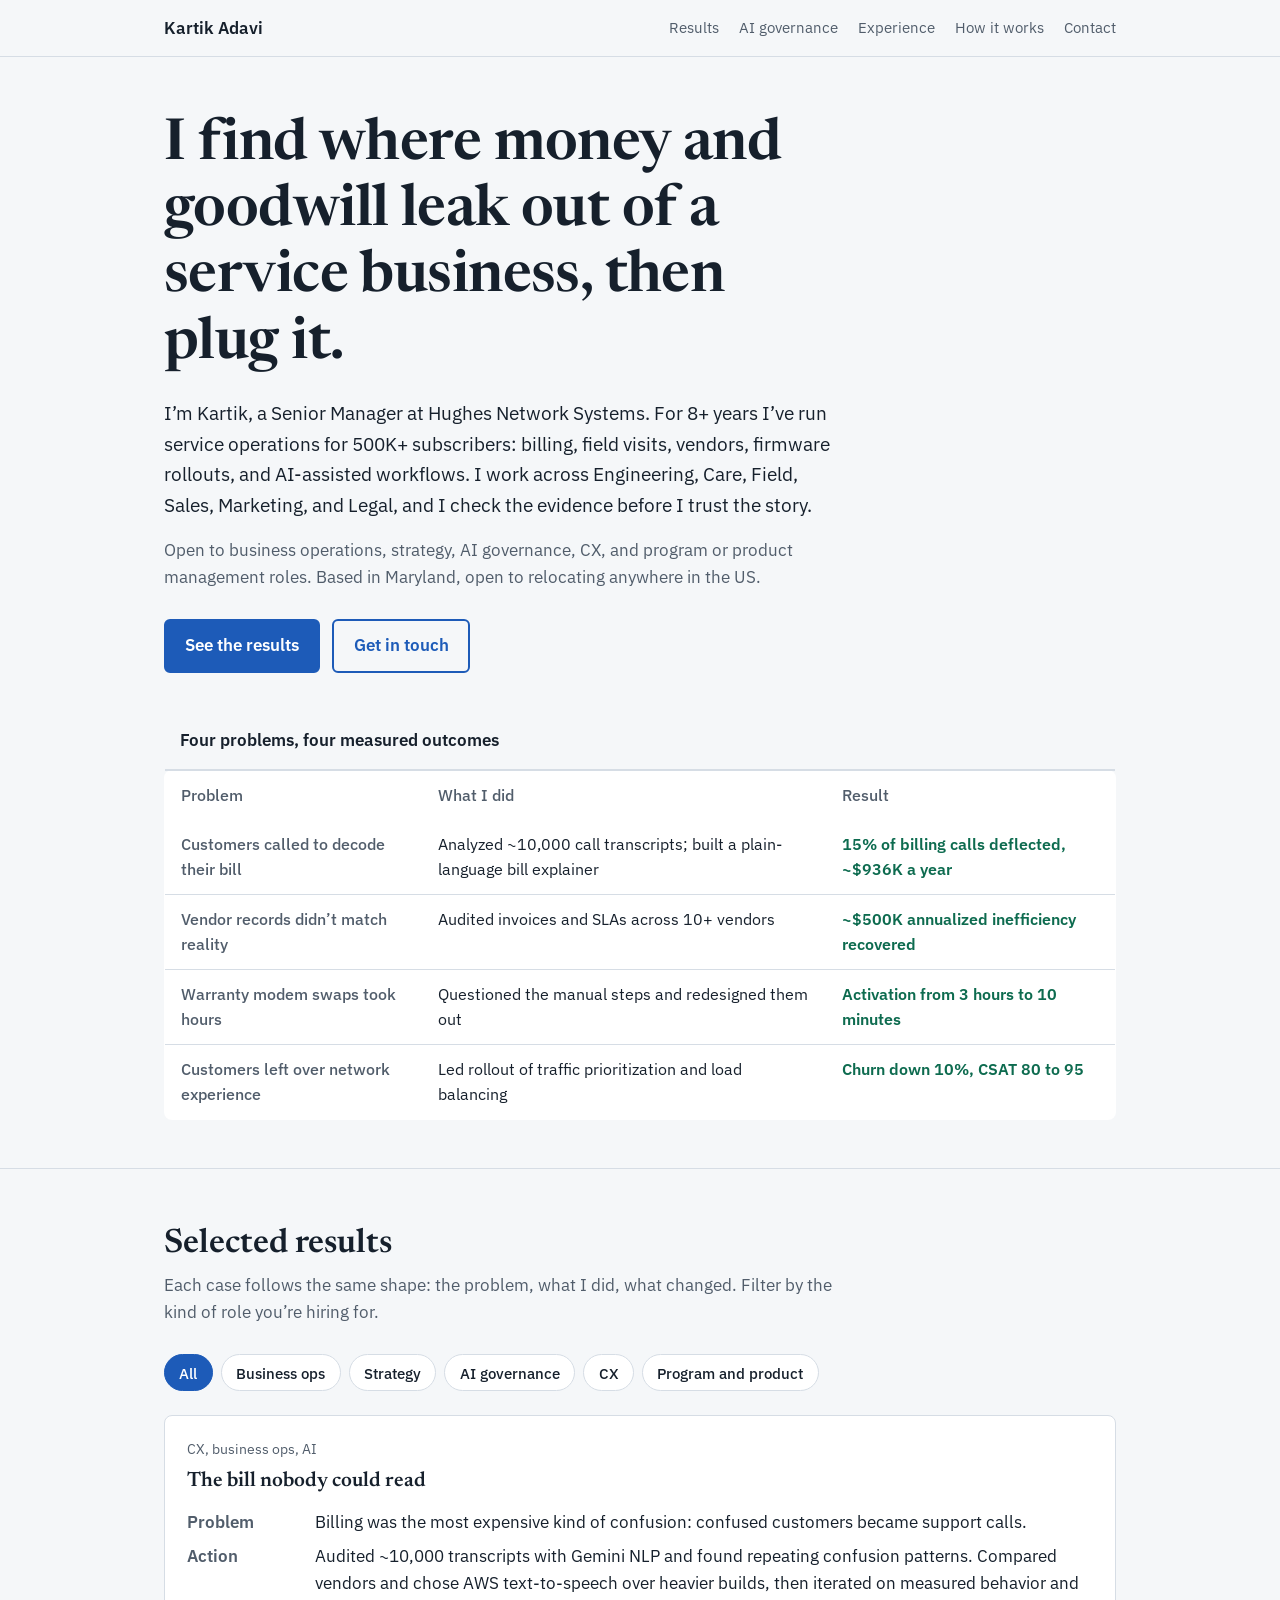
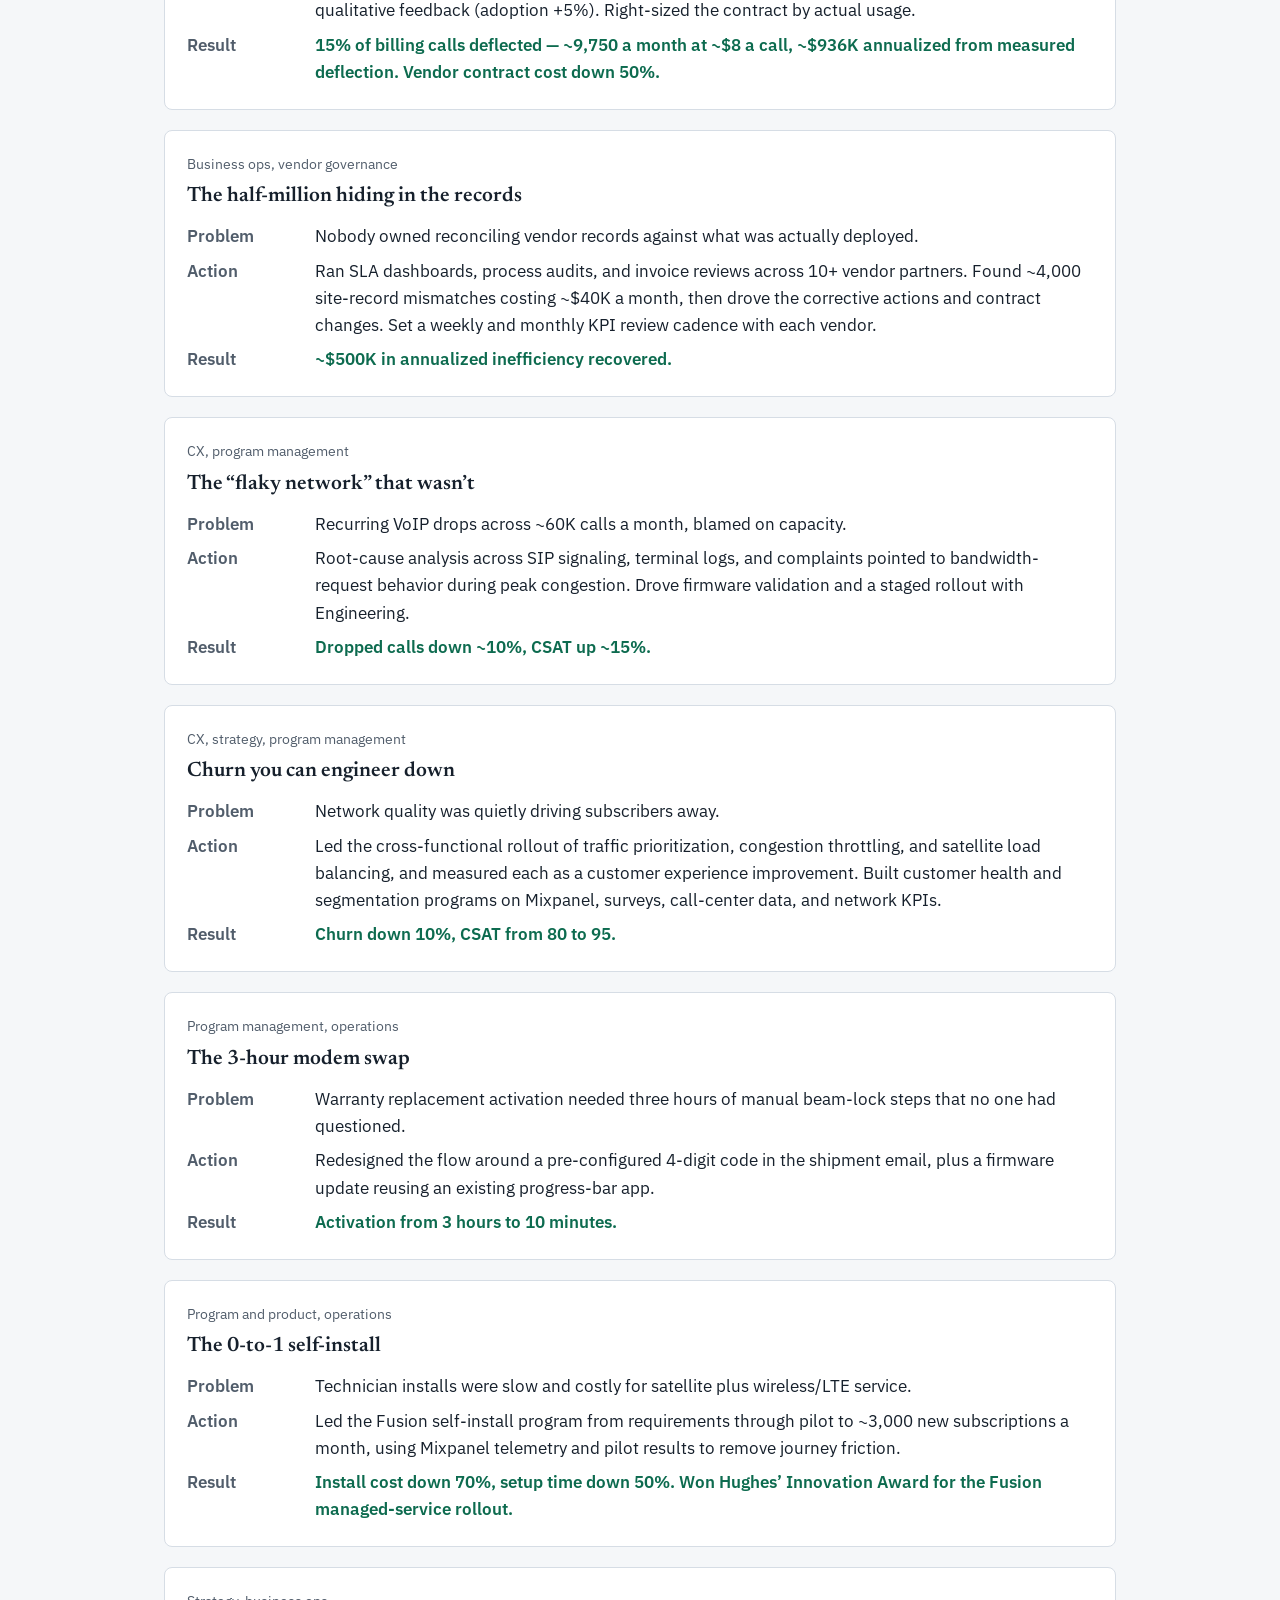
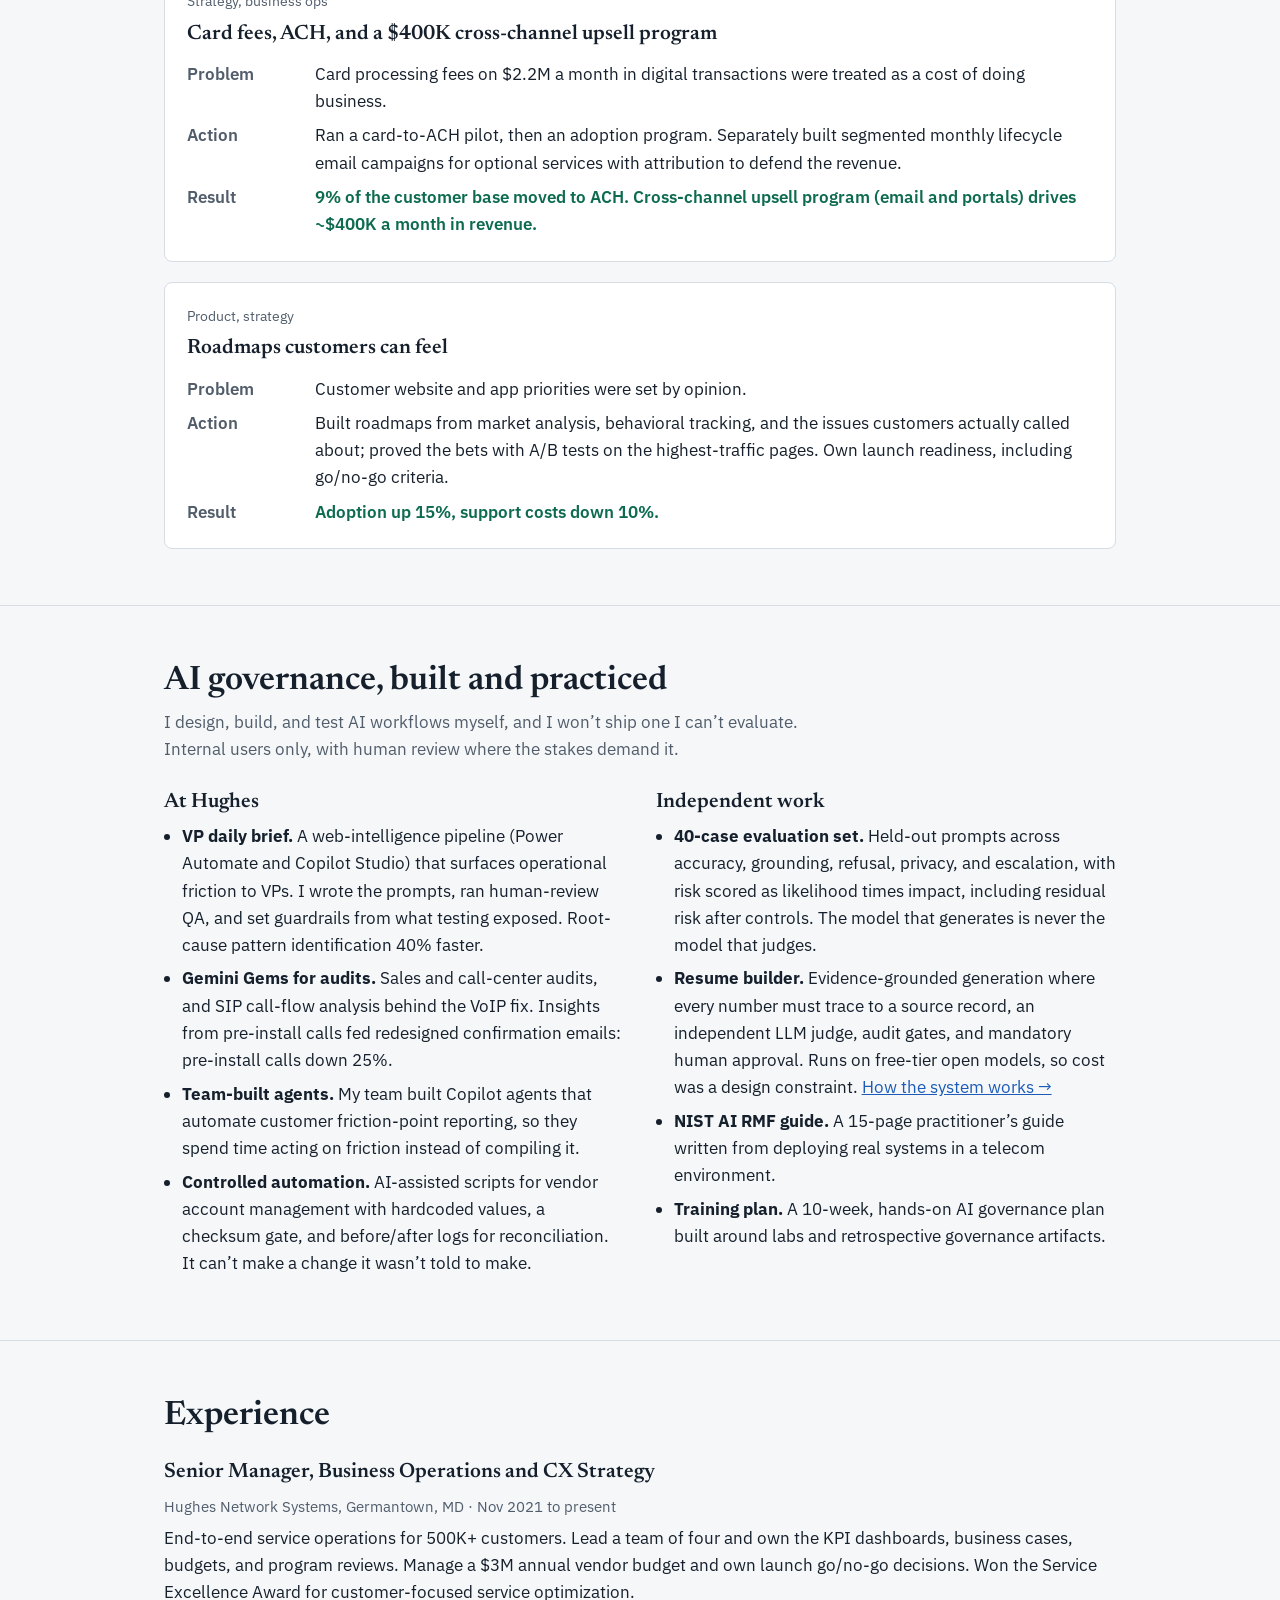
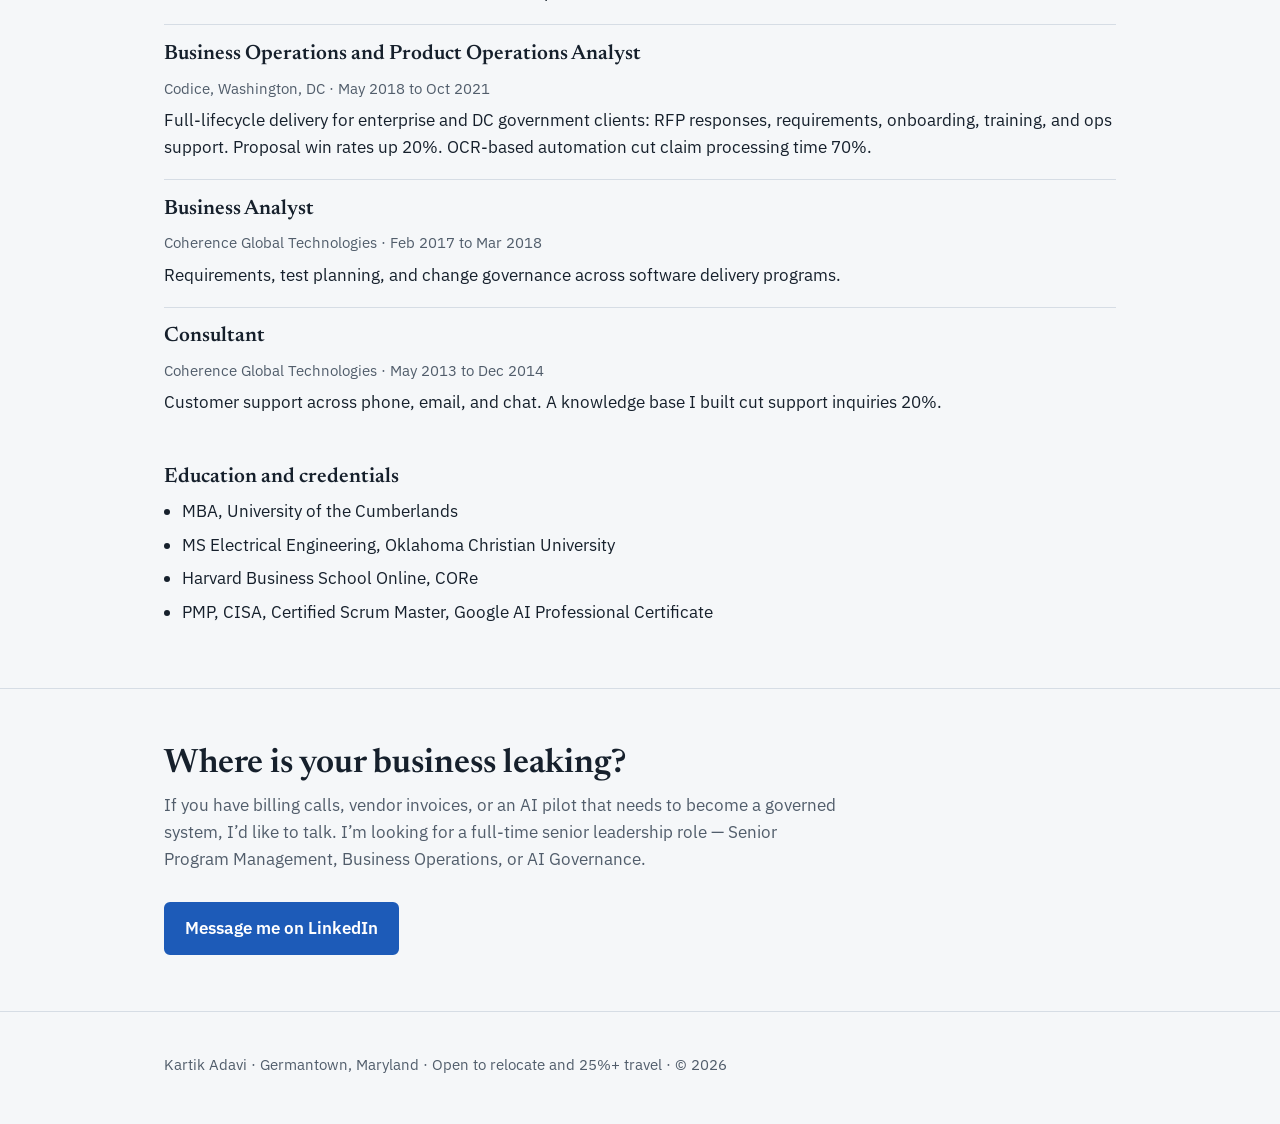
<file: index.html>
<!DOCTYPE html>
<html lang="en">
<head>
<meta charset="utf-8">
<meta name="viewport" content="width=device-width, initial-scale=1">
<title>Kartik Adavi | Business Operations, CX Strategy and AI Governance</title>
<meta name="description" content="Senior Manager with 8+ years in subscription service operations. I find where money and goodwill leak, fix it, and prove it with numbers. Open to business ops, strategy, AI governance, CX, and program or product management roles.">
<meta property="og:title" content="Kartik Adavi | Business Operations, CX Strategy and AI Governance">
<meta property="og:description" content="~$936K a year in billing calls eliminated. ~$500K in vendor inefficiency recovered. Churn down 15%. Evidence first, guardrails always.">
<meta property="og:type" content="website">
<meta property="og:url" content="https://kartikadavi.github.io/">
<meta name="theme-color" content="#f5f7f9">
<link rel="canonical" href="https://kartikadavi.github.io/">
<link rel="preconnect" href="https://fonts.googleapis.com">
<link rel="preconnect" href="https://fonts.gstatic.com" crossorigin>
<link href="https://fonts.googleapis.com/css2?family=IBM+Plex+Sans:wght@400;500;600&family=Newsreader:opsz,wght@6..72,500;6..72,600&display=swap" rel="stylesheet">
<script type="application/ld+json">
{"@context":"https://schema.org","@type":"Person","name":"Kartik Adavi","jobTitle":"Senior Manager, Business Operations & CX Strategy","worksFor":{"@type":"Organization","name":"Hughes Network Systems"},"url":"https://kartikadavi.github.io/","sameAs":["https://www.linkedin.com/in/kartikadavi"],"address":{"@type":"PostalAddress","addressLocality":"Germantown","addressRegion":"MD","addressCountry":"US"}}
</script>
<style>
:root{--bg:#f5f7f9;--surface:#fff;--ink:#16202c;--muted:#515d6b;--line:#d6dde5;--accent:#1d5bb8;--accent-ink:#fff;--soft:#e8eff9;--win:#0d6b4f;
--serif:"Newsreader",Georgia,"Times New Roman",serif;--sans:"IBM Plex Sans",system-ui,-apple-system,"Segoe UI",Roboto,sans-serif}
:root:not([data-theme="light"]){color-scheme:light}
@media (prefers-color-scheme:dark){:root:not([data-theme="light"]){--bg:#10161d;--surface:#18212b;--ink:#e8edf2;--muted:#a3afbc;--line:#2c3947;--accent:#7aa8ee;--accent-ink:#0b1420;--soft:#1c2a3d;--win:#59c9a0;color-scheme:dark}}
:root[data-theme="dark"]{--bg:#10161d;--surface:#18212b;--ink:#e8edf2;--muted:#a3afbc;--line:#2c3947;--accent:#7aa8ee;--accent-ink:#0b1420;--soft:#1c2a3d;--win:#59c9a0;color-scheme:dark}
*{box-sizing:border-box}
html{scroll-behavior:smooth}
@media (prefers-reduced-motion:reduce){html{scroll-behavior:auto}}
body{margin:0;background:var(--bg);color:var(--ink);font:400 1.0625rem/1.6 var(--sans);-webkit-font-smoothing:antialiased}
a{color:var(--accent)}
a:focus-visible,button:focus-visible{outline:3px solid var(--accent);outline-offset:2px;border-radius:3px}
.skip{position:absolute;left:-999px;top:0;background:var(--accent);color:var(--accent-ink);padding:.6rem 1rem;z-index:10}
.skip:focus{left:0}
.wrap{max-width:62rem;margin:0 auto;padding:0 1.25rem}
header.top{border-bottom:1px solid var(--line)}
header.top .wrap{display:flex;gap:1rem;align-items:center;justify-content:space-between;flex-wrap:wrap;padding-top:.9rem;padding-bottom:.9rem}
.brand{font:600 1.05rem var(--sans);color:var(--ink);text-decoration:none}
nav ul{display:flex;gap:1.25rem;list-style:none;margin:0;padding:0;flex-wrap:wrap}
nav a{color:var(--muted);text-decoration:none;font-size:.95rem}
nav a:hover{color:var(--ink);text-decoration:underline}
h1,h2,h3{font-family:var(--serif);font-weight:600;line-height:1.15;margin:0}
h1{font-size:clamp(2.2rem,6vw,3.6rem);letter-spacing:-.01em;max-width:18ch}
h2{font-size:clamp(1.6rem,3.5vw,2.1rem);margin-bottom:.5rem}
h3{font-size:1.3rem;margin-bottom:.4rem}
section{padding:3.5rem 0;border-top:1px solid var(--line)}
.lede{font-size:1.2rem;max-width:42rem;color:var(--ink);margin:1.25rem 0 0}
.sub{color:var(--muted);max-width:42rem;margin:0 0 1.75rem}
.cta{display:flex;gap:.75rem;flex-wrap:wrap;margin-top:1.75rem}
.btn{display:inline-block;padding:.7rem 1.2rem;border-radius:6px;font-weight:600;text-decoration:none;border:2px solid var(--accent)}
.btn.primary{background:var(--accent);color:var(--accent-ink)}
.btn.ghost{color:var(--accent)}
.hero{padding:3.5rem 0 3rem}
table.ledger{width:100%;border-collapse:collapse;margin-top:2.5rem;background:var(--surface);border:1px solid var(--line);border-radius:8px;overflow:hidden}
.ledger caption{text-align:left;font-weight:600;padding:.9rem 1rem;border-bottom:1px solid var(--line);caption-side:top}
.ledger th,.ledger td{text-align:left;padding:.75rem 1rem;border-bottom:1px solid var(--line);vertical-align:top;font-size:.98rem}
.ledger th{font-weight:500;color:var(--muted)}
.ledger tr:last-child td,.ledger tr:last-child th{border-bottom:0}
.ledger td.r{font-weight:600;color:var(--win)}
.tablewrap{overflow-x:auto}
.filters{display:flex;gap:.5rem;flex-wrap:wrap;margin:0 0 1.5rem}
.filters button{font:500 .95rem var(--sans);padding:.45rem .9rem;border:1px solid var(--line);background:var(--surface);color:var(--ink);border-radius:999px;cursor:pointer}
.filters button[aria-pressed="true"]{background:var(--accent);color:var(--accent-ink);border-color:var(--accent)}
.cases{display:grid;gap:1.25rem}
.case{background:var(--surface);border:1px solid var(--line);border-radius:8px;padding:1.4rem}
.case[hidden]{display:none}
.tags{margin:0 0 .6rem;font-size:.88rem;color:var(--muted)}
.case dl{margin:.9rem 0 0;display:grid;grid-template-columns:7rem 1fr;gap:.45rem 1rem}
.case dt{font-weight:600;color:var(--muted)}
.case dd{margin:0}
.case .res{color:var(--win);font-weight:600}
@media (max-width:34rem){.case dl{grid-template-columns:1fr;gap:.1rem}.case dd{margin-bottom:.5rem}}
.cols{display:grid;gap:2rem}
@media (min-width:46rem){.cols{grid-template-columns:1fr 1fr}}
.list{padding-left:1.1rem;margin:.5rem 0 0}
.list li{margin:.4rem 0}
.job{display:grid;gap:.15rem;padding:1.1rem 0;border-bottom:1px solid var(--line)}
.job:last-child{border-bottom:0}
.job .when{color:var(--muted);font-size:.95rem}
.job p{margin:.3rem 0 0}
footer{padding:2.5rem 0 3rem;border-top:1px solid var(--line);color:var(--muted);font-size:.95rem}
@media print{.filters,nav,.cta,.skip{display:none}body{background:#fff}section{padding:1.5rem 0}.case{break-inside:avoid}}
</style>
</head>
<body>
<a class="skip" href="#main">Skip to content</a>
<header class="top"><div class="wrap">
<a class="brand" href="#top">Kartik Adavi</a>
<nav aria-label="Primary"><ul>
<li><a href="#results">Results</a></li>
<li><a href="#ai">AI governance</a></li>
<li><a href="#experience">Experience</a></li>
<li><a href="project.html">How it works</a></li>
<li><a href="#contact">Contact</a></li>
</ul></nav>
</div></header>

<main id="main">
<section class="hero" id="top" style="border-top:0"><div class="wrap">
<h1>I find where money and goodwill leak out of a service business, then plug it.</h1>
<p class="lede">I’m Kartik, a Senior Manager at Hughes Network Systems. For 8+ years I’ve run service operations for 500K+ subscribers: billing, field visits, vendors, firmware rollouts, and AI-assisted workflows. I work across Engineering, Care, Field, Sales, Marketing, and Legal, and I check the evidence before I trust the story.</p>
<p class="sub" style="margin-top:1rem">Open to business operations, strategy, AI governance, CX, and program or product management roles. Based in Maryland, open to relocating anywhere in the US.</p>
<div class="cta">
<a class="btn primary" href="#results">See the results</a>
<a class="btn ghost" href="#contact">Get in touch</a>
</div>
<div class="tablewrap"><table class="ledger">
<caption>Four problems, four measured outcomes</caption>
<thead><tr><th scope="col">Problem</th><th scope="col">What I did</th><th scope="col">Result</th></tr></thead>
<tbody>
<tr><th scope="row">Customers called to decode their bill</th><td>Analyzed ~10,000 call transcripts; built a plain-language bill explainer</td><td class="r">15% of billing calls deflected, ~$936K a year</td></tr>
<tr><th scope="row">Vendor records didn’t match reality</th><td>Audited invoices and SLAs across 10+ vendors</td><td class="r">~$500K annualized inefficiency recovered</td></tr>
<tr><th scope="row">Warranty modem swaps took hours</th><td>Questioned the manual steps and redesigned them out</td><td class="r">Activation from 3 hours to 10 minutes</td></tr>
<tr><th scope="row">Customers left over network experience</th><td>Led rollout of traffic prioritization and load balancing</td><td class="r">Churn down 10%, CSAT 80 to 95</td></tr>
</tbody></table></div>
</div></section>

<section id="results"><div class="wrap">
<h2>Selected results</h2>
<p class="sub">Each case follows the same shape: the problem, what I did, what changed. Filter by the kind of role you’re hiring for.</p>
<div class="filters" role="group" aria-label="Filter results by focus area">
<button type="button" data-f="all" aria-pressed="true">All</button>
<button type="button" data-f="ops" aria-pressed="false">Business ops</button>
<button type="button" data-f="strategy" aria-pressed="false">Strategy</button>
<button type="button" data-f="ai" aria-pressed="false">AI governance</button>
<button type="button" data-f="cx" aria-pressed="false">CX</button>
<button type="button" data-f="program" aria-pressed="false">Program and product</button>
</div>
<div class="cases">

<article class="case" data-t="cx ops ai">
<p class="tags">CX, business ops, AI</p>
<h3>The bill nobody could read</h3>
<dl>
<dt>Problem</dt><dd>Billing was the most expensive kind of confusion: confused customers became support calls.</dd>
<dt>Action</dt><dd>Audited ~10,000 transcripts with Gemini NLP and found repeating confusion patterns. Compared vendors and chose AWS text-to-speech over heavier builds, then iterated on measured behavior and qualitative feedback (adoption +5%). Right-sized the contract by actual usage.</dd>
<dt>Result</dt><dd class="res">15% of billing calls deflected — ~9,750 a month at ~$8 a call, ~$936K annualized from measured deflection. Vendor contract cost down 50%.</dd>
</dl></article>

<article class="case" data-t="ops strategy">
<p class="tags">Business ops, vendor governance</p>
<h3>The half-million hiding in the records</h3>
<dl>
<dt>Problem</dt><dd>Nobody owned reconciling vendor records against what was actually deployed.</dd>
<dt>Action</dt><dd>Ran SLA dashboards, process audits, and invoice reviews across 10+ vendor partners. Found ~4,000 site-record mismatches costing ~$40K a month, then drove the corrective actions and contract changes. Set a weekly and monthly KPI review cadence with each vendor.</dd>
<dt>Result</dt><dd class="res">~$500K in annualized inefficiency recovered.</dd>
</dl></article>

<article class="case" data-t="cx program">
<p class="tags">CX, program management</p>
<h3>The “flaky network” that wasn’t</h3>
<dl>
<dt>Problem</dt><dd>Recurring VoIP drops across ~60K calls a month, blamed on capacity.</dd>
<dt>Action</dt><dd>Root-cause analysis across SIP signaling, terminal logs, and complaints pointed to bandwidth-request behavior during peak congestion. Drove firmware validation and a staged rollout with Engineering.</dd>
<dt>Result</dt><dd class="res">Dropped calls down ~10%, CSAT up ~15%.</dd>
</dl></article>

<article class="case" data-t="cx strategy program">
<p class="tags">CX, strategy, program management</p>
<h3>Churn you can engineer down</h3>
<dl>
<dt>Problem</dt><dd>Network quality was quietly driving subscribers away.</dd>
<dt>Action</dt><dd>Led the cross-functional rollout of traffic prioritization, congestion throttling, and satellite load balancing, and measured each as a customer experience improvement. Built customer health and segmentation programs on Mixpanel, surveys, call-center data, and network KPIs.</dd>
<dt>Result</dt><dd class="res">Churn down 10%, CSAT from 80 to 95.</dd>
</dl></article>

<article class="case" data-t="program ops">
<p class="tags">Program management, operations</p>
<h3>The 3-hour modem swap</h3>
<dl>
<dt>Problem</dt><dd>Warranty replacement activation needed three hours of manual beam-lock steps that no one had questioned.</dd>
<dt>Action</dt><dd>Redesigned the flow around a pre-configured 4-digit code in the shipment email, plus a firmware update reusing an existing progress-bar app.</dd>
<dt>Result</dt><dd class="res">Activation from 3 hours to 10 minutes.</dd>
</dl></article>

<article class="case" data-t="program ops cx">
<p class="tags">Program and product, operations</p>
<h3>The 0-to-1 self-install</h3>
<dl>
<dt>Problem</dt><dd>Technician installs were slow and costly for satellite plus wireless/LTE service.</dd>
<dt>Action</dt><dd>Led the Fusion self-install program from requirements through pilot to ~3,000 new subscriptions a month, using Mixpanel telemetry and pilot results to remove journey friction.</dd>
<dt>Result</dt><dd class="res">Install cost down 70%, setup time down 50%. Won Hughes’ Innovation Award for the Fusion managed-service rollout.</dd>
</dl></article>

<article class="case" data-t="strategy ops">
<p class="tags">Strategy, business ops</p>
<h3>Card fees, ACH, and a $400K cross-channel upsell program</h3>
<dl>
<dt>Problem</dt><dd>Card processing fees on $2.2M a month in digital transactions were treated as a cost of doing business.</dd>
<dt>Action</dt><dd>Ran a card-to-ACH pilot, then an adoption program. Separately built segmented monthly lifecycle email campaigns for optional services with attribution to defend the revenue.</dd>
<dt>Result</dt><dd class="res">9% of the customer base moved to ACH. Cross-channel upsell program (email and portals) drives ~$400K a month in revenue.</dd>
</dl></article>

<article class="case" data-t="strategy program cx">
<p class="tags">Product, strategy</p>
<h3>Roadmaps customers can feel</h3>
<dl>
<dt>Problem</dt><dd>Customer website and app priorities were set by opinion.</dd>
<dt>Action</dt><dd>Built roadmaps from market analysis, behavioral tracking, and the issues customers actually called about; proved the bets with A/B tests on the highest-traffic pages. Own launch readiness, including go/no-go criteria.</dd>
<dt>Result</dt><dd class="res">Adoption up 15%, support costs down 10%.</dd>
</dl></article>

</div>
</div></section>

<section id="ai"><div class="wrap">
<h2>AI governance, built and practiced</h2>
<p class="sub">I design, build, and test AI workflows myself, and I won’t ship one I can’t evaluate. Internal users only, with human review where the stakes demand it.</p>
<div class="cols">
<div>
<h3>At Hughes</h3>
<ul class="list">
<li><strong>VP daily brief.</strong> A web-intelligence pipeline (Power Automate and Copilot Studio) that surfaces operational friction to VPs. I wrote the prompts, ran human-review QA, and set guardrails from what testing exposed. Root-cause pattern identification 40% faster.</li>
<li><strong>Gemini Gems for audits.</strong> Sales and call-center audits, and SIP call-flow analysis behind the VoIP fix. Insights from pre-install calls fed redesigned confirmation emails: pre-install calls down 25%.</li>
<li><strong>Team-built agents.</strong> My team built Copilot agents that automate customer friction-point reporting, so they spend time acting on friction instead of compiling it.</li>
<li><strong>Controlled automation.</strong> AI-assisted scripts for vendor account management with hardcoded values, a checksum gate, and before/after logs for reconciliation. It can’t make a change it wasn’t told to make.</li>
</ul>
</div>
<div>
<h3>Independent work</h3>
<ul class="list">
<li><strong>40-case evaluation set.</strong> Held-out prompts across accuracy, grounding, refusal, privacy, and escalation, with risk scored as likelihood times impact, including residual risk after controls. The model that generates is never the model that judges.</li>
<li><strong>Resume builder.</strong> Evidence-grounded generation where every number must trace to a source record, an independent LLM judge, audit gates, and mandatory human approval. Runs on free-tier open models, so cost was a design constraint. <a href="project.html">How the system works →</a></li>
<li><strong>NIST AI RMF guide.</strong> A 15-page practitioner’s guide written from deploying real systems in a telecom environment.</li>
<li><strong>Training plan.</strong> A 10-week, hands-on AI governance plan built around labs and retrospective governance artifacts.</li>
</ul>
</div>
</div>
</div></section>

<section id="experience"><div class="wrap">
<h2>Experience</h2>
<div>
<div class="job"><h3>Senior Manager, Business Operations and CX Strategy</h3><div class="when">Hughes Network Systems, Germantown, MD · Nov 2021 to present</div><p>End-to-end service operations for 500K+ customers. Lead a team of four and own the KPI dashboards, business cases, budgets, and program reviews. Manage a $3M annual vendor budget and own launch go/no-go decisions. Won the Service Excellence Award for customer-focused service optimization.</p></div>
<div class="job"><h3>Business Operations and Product Operations Analyst</h3><div class="when">Codice, Washington, DC · May 2018 to Oct 2021</div><p>Full-lifecycle delivery for enterprise and DC government clients: RFP responses, requirements, onboarding, training, and ops support. Proposal win rates up 20%. OCR-based automation cut claim processing time 70%.</p></div>
<div class="job"><h3>Business Analyst</h3><div class="when">Coherence Global Technologies · Feb 2017 to Mar 2018</div><p>Requirements, test planning, and change governance across software delivery programs.</p></div>
<div class="job"><h3>Consultant</h3><div class="when">Coherence Global Technologies · May 2013 to Dec 2014</div><p>Customer support across phone, email, and chat. A knowledge base I built cut support inquiries 20%.</p></div>
</div>
<h3 style="margin-top:2rem">Education and credentials</h3>
<ul class="list">
<li>MBA, University of the Cumberlands</li>
<li>MS Electrical Engineering, Oklahoma Christian University</li>
<li>Harvard Business School Online, CORe</li>
<li>PMP, CISA, Certified Scrum Master, Google AI Professional Certificate</li>
</ul>
</div></section>

<section id="contact"><div class="wrap">
<h2>Where is your business leaking?</h2>
<p class="sub">If you have billing calls, vendor invoices, or an AI pilot that needs to become a governed system, I’d like to talk. I’m looking for a full-time senior leadership role — Senior Program Management, Business Operations, or AI Governance.</p>
<div class="cta" style="margin-top:0"><a class="btn primary" href="https://www.linkedin.com/in/kartikadavi" rel="noopener">Message me on LinkedIn</a></div>
</div></section>
</main>

<footer><div class="wrap">Kartik Adavi · Germantown, Maryland · Open to relocate and 25%+ travel · © 2026</div></footer>

<script>
(function(){
var btns=document.querySelectorAll('.filters button'),cases=document.querySelectorAll('.case');
btns.forEach(function(b){b.addEventListener('click',function(){
var f=b.getAttribute('data-f');
btns.forEach(function(x){x.setAttribute('aria-pressed',x===b?'true':'false')});
cases.forEach(function(c){c.hidden=!(f==='all'||c.getAttribute('data-t').split(' ').indexOf(f)>-1)});
})});
})();
</script>
</body>
</html>
</file>
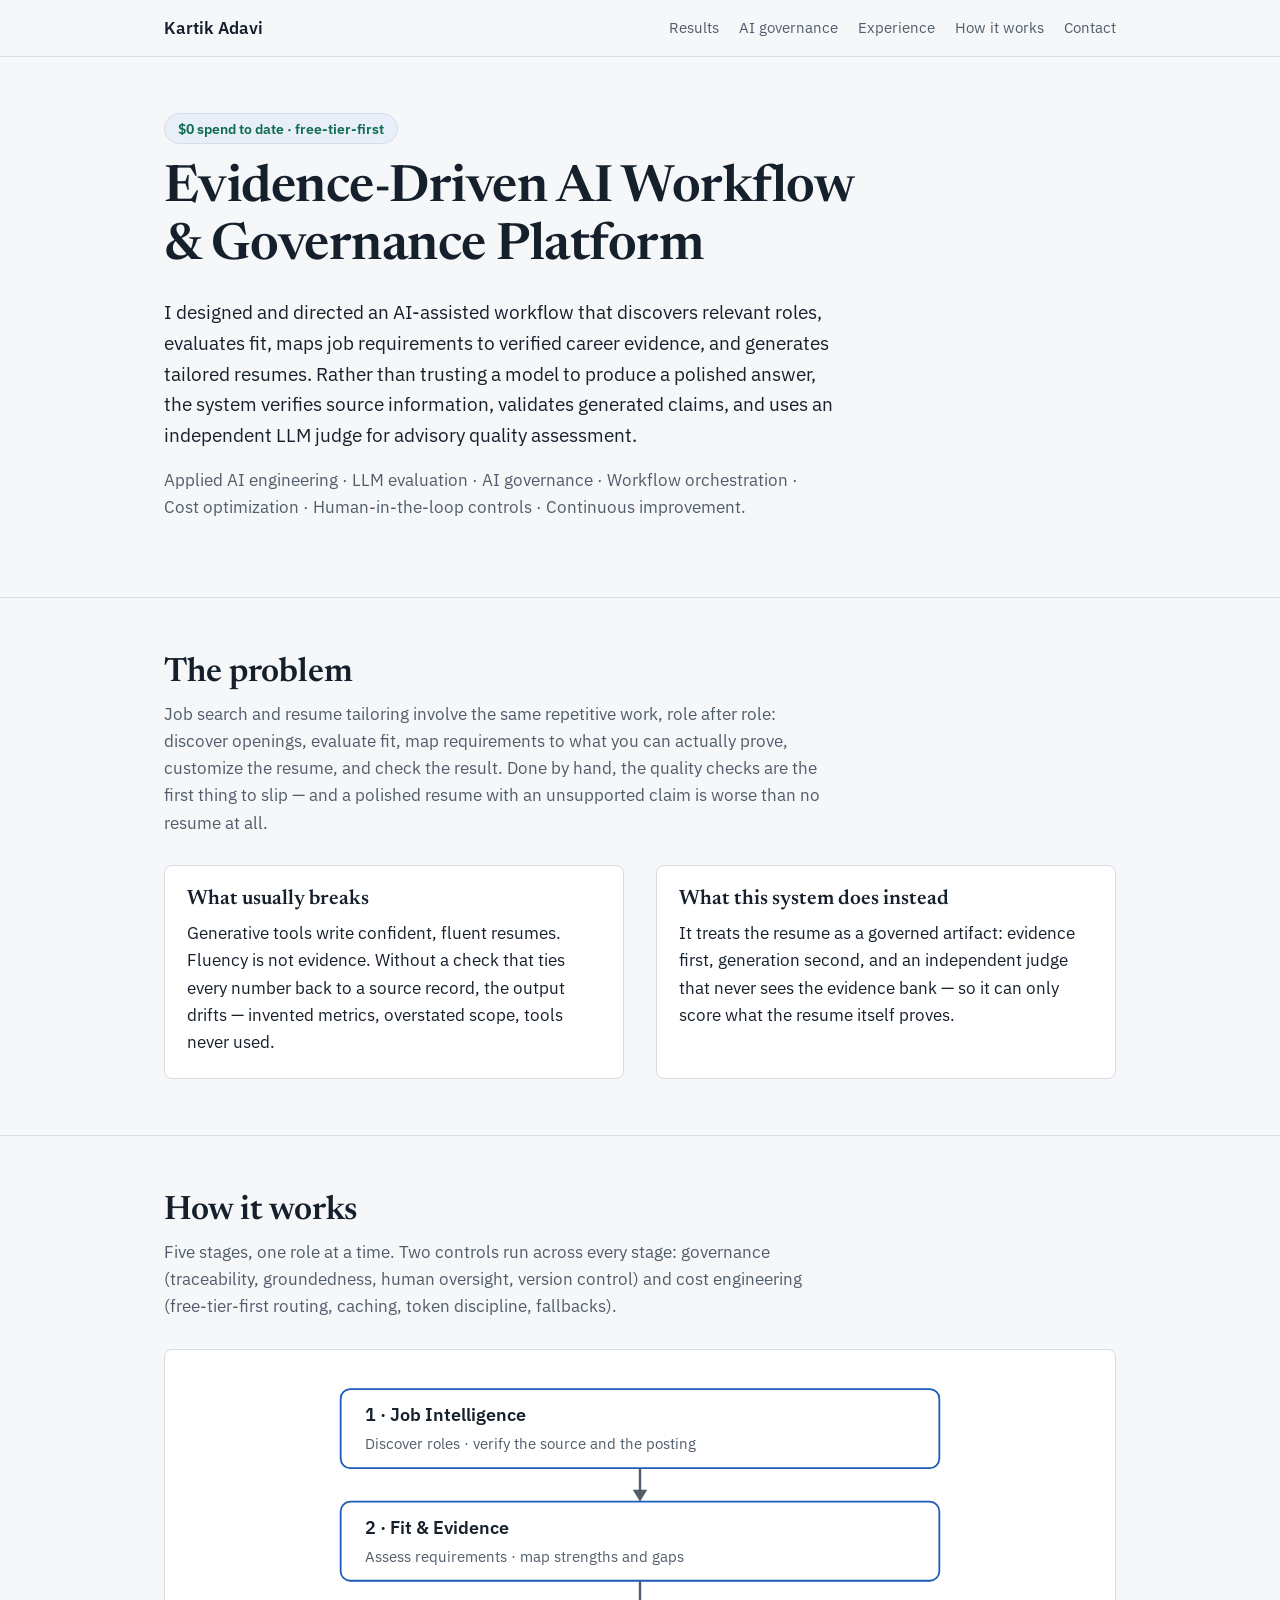
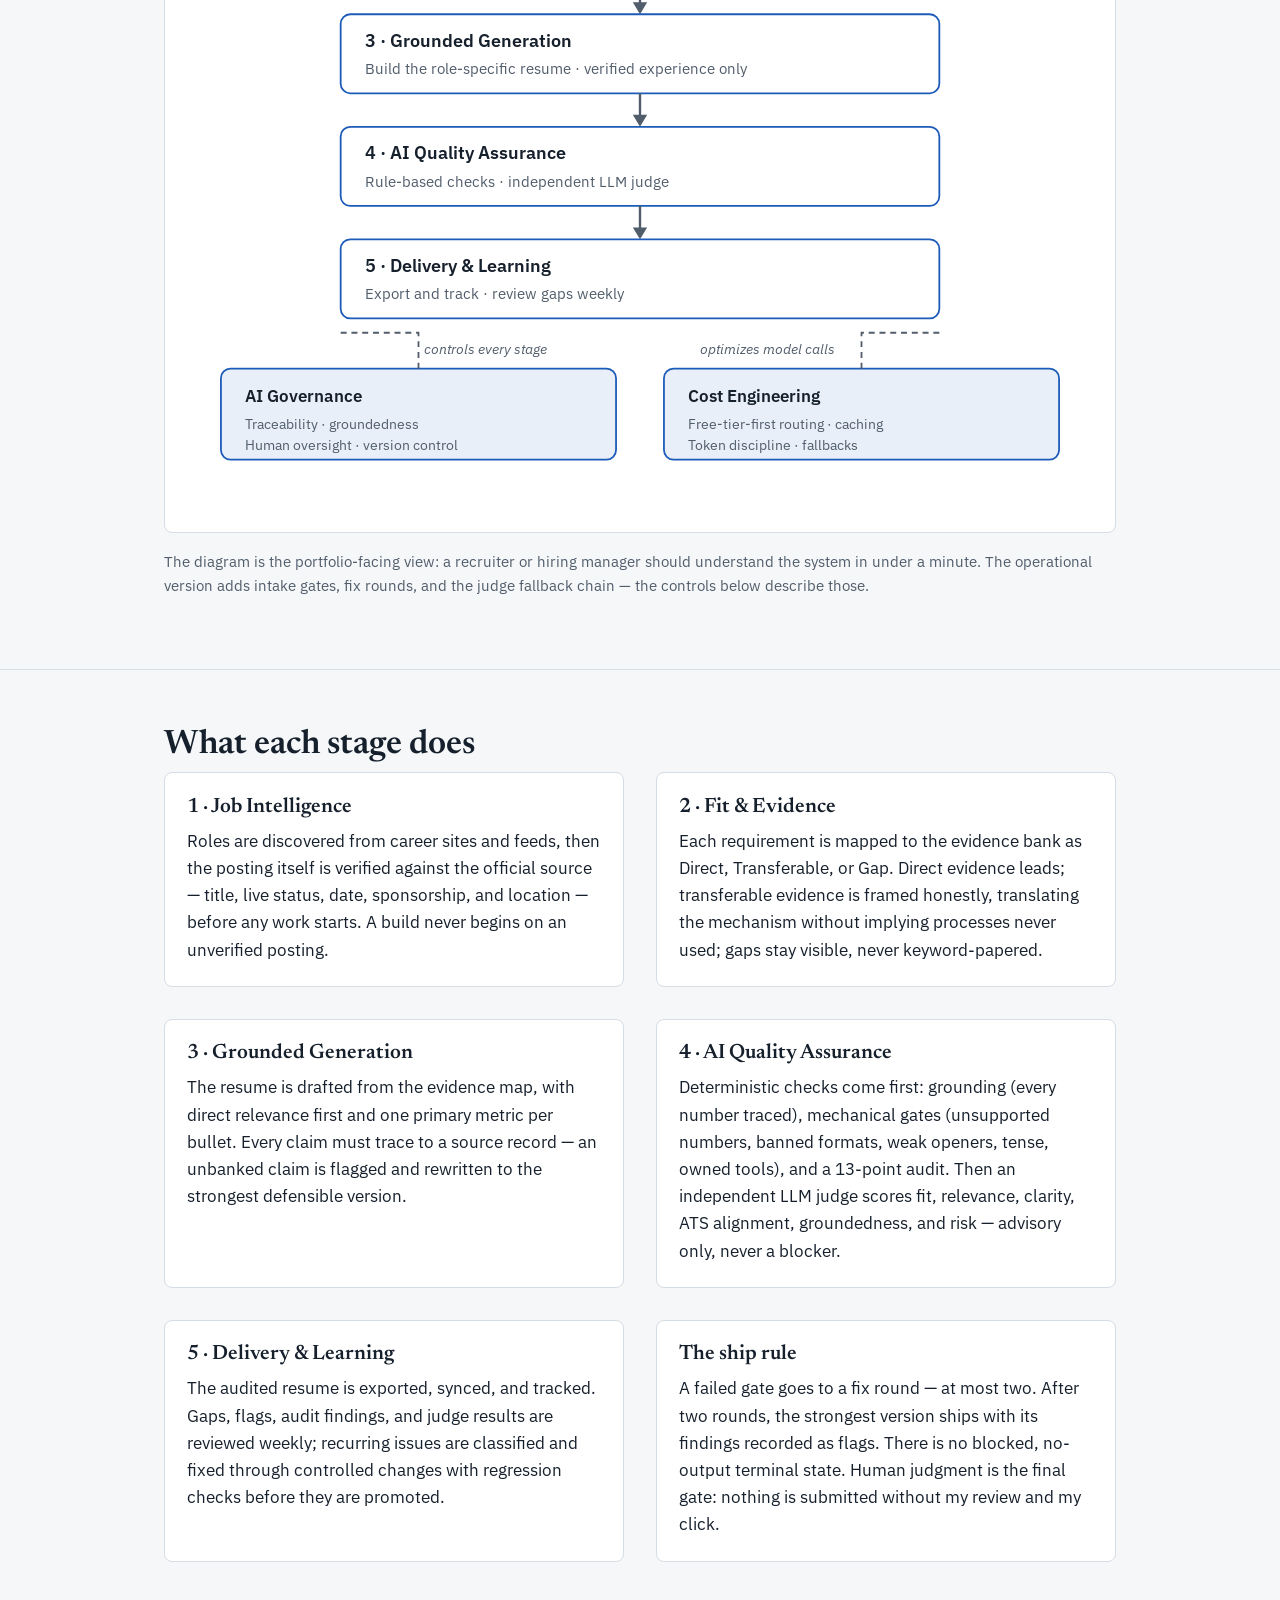
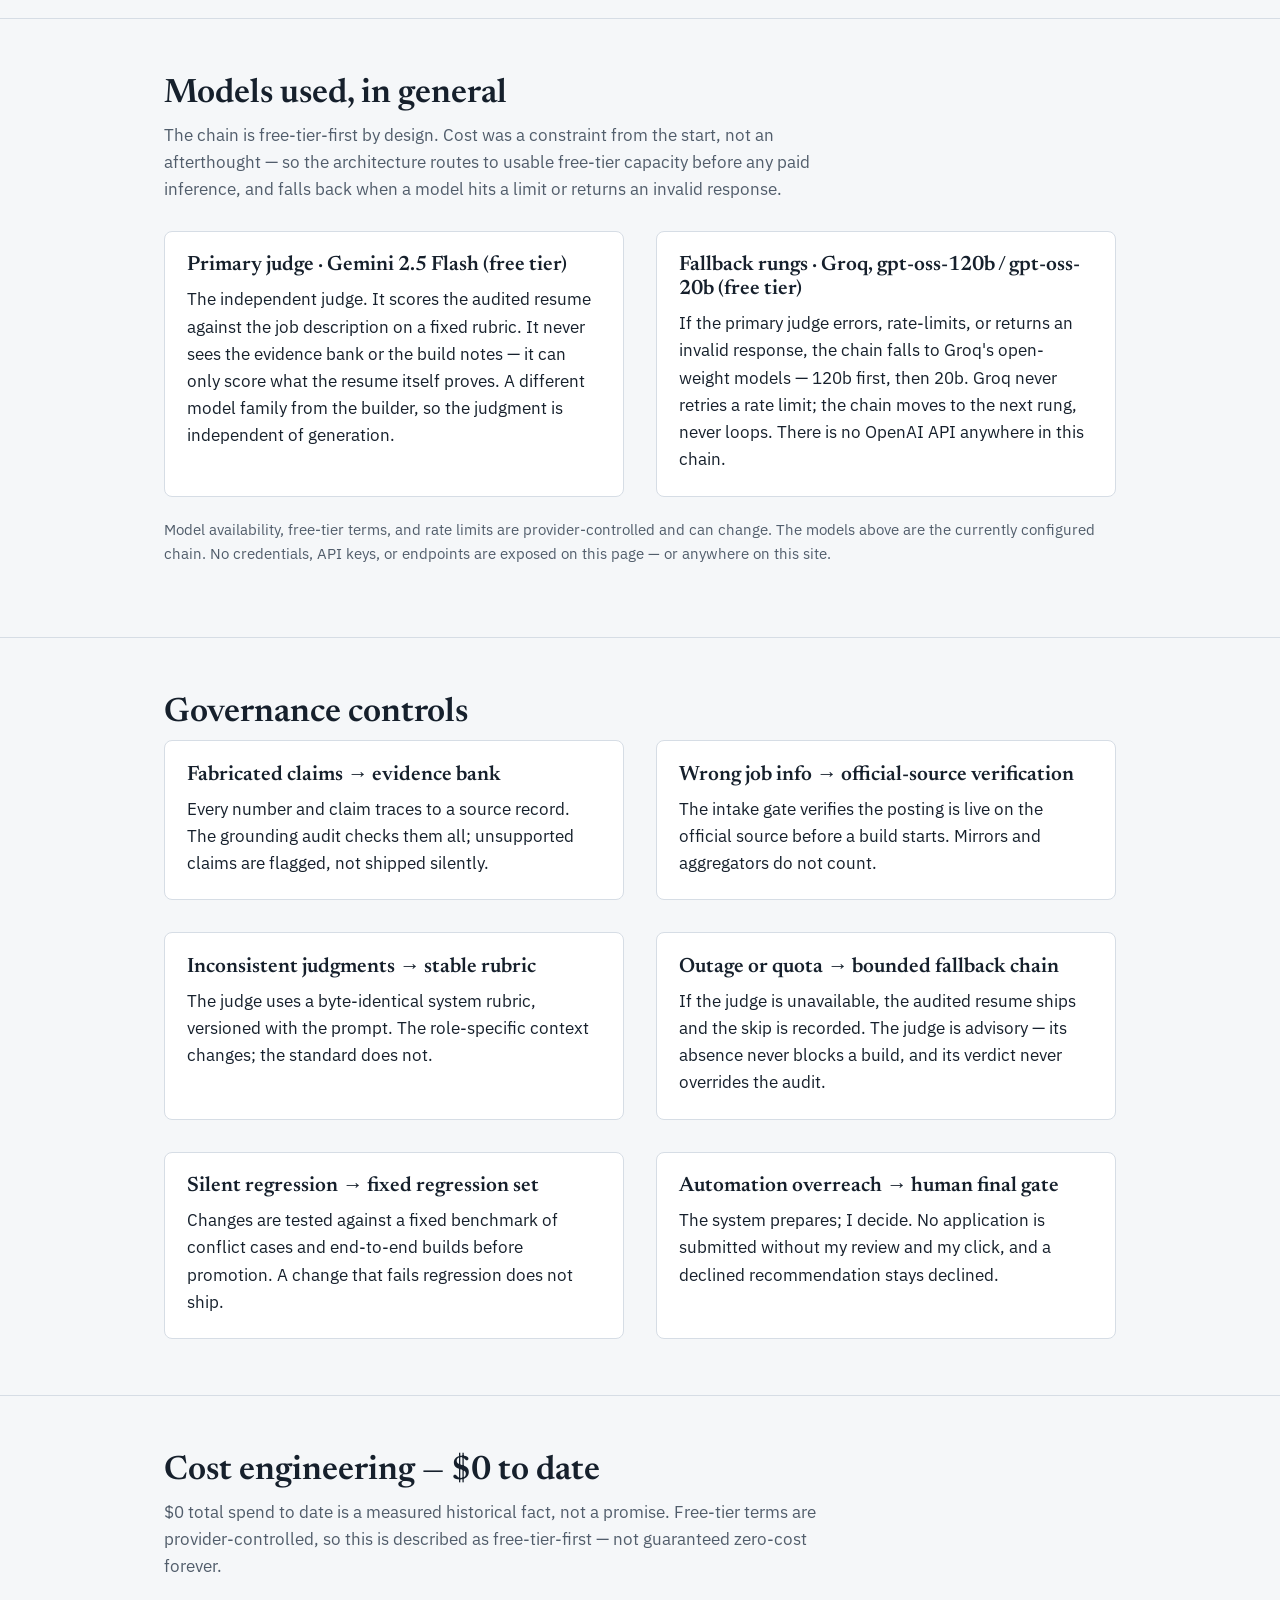
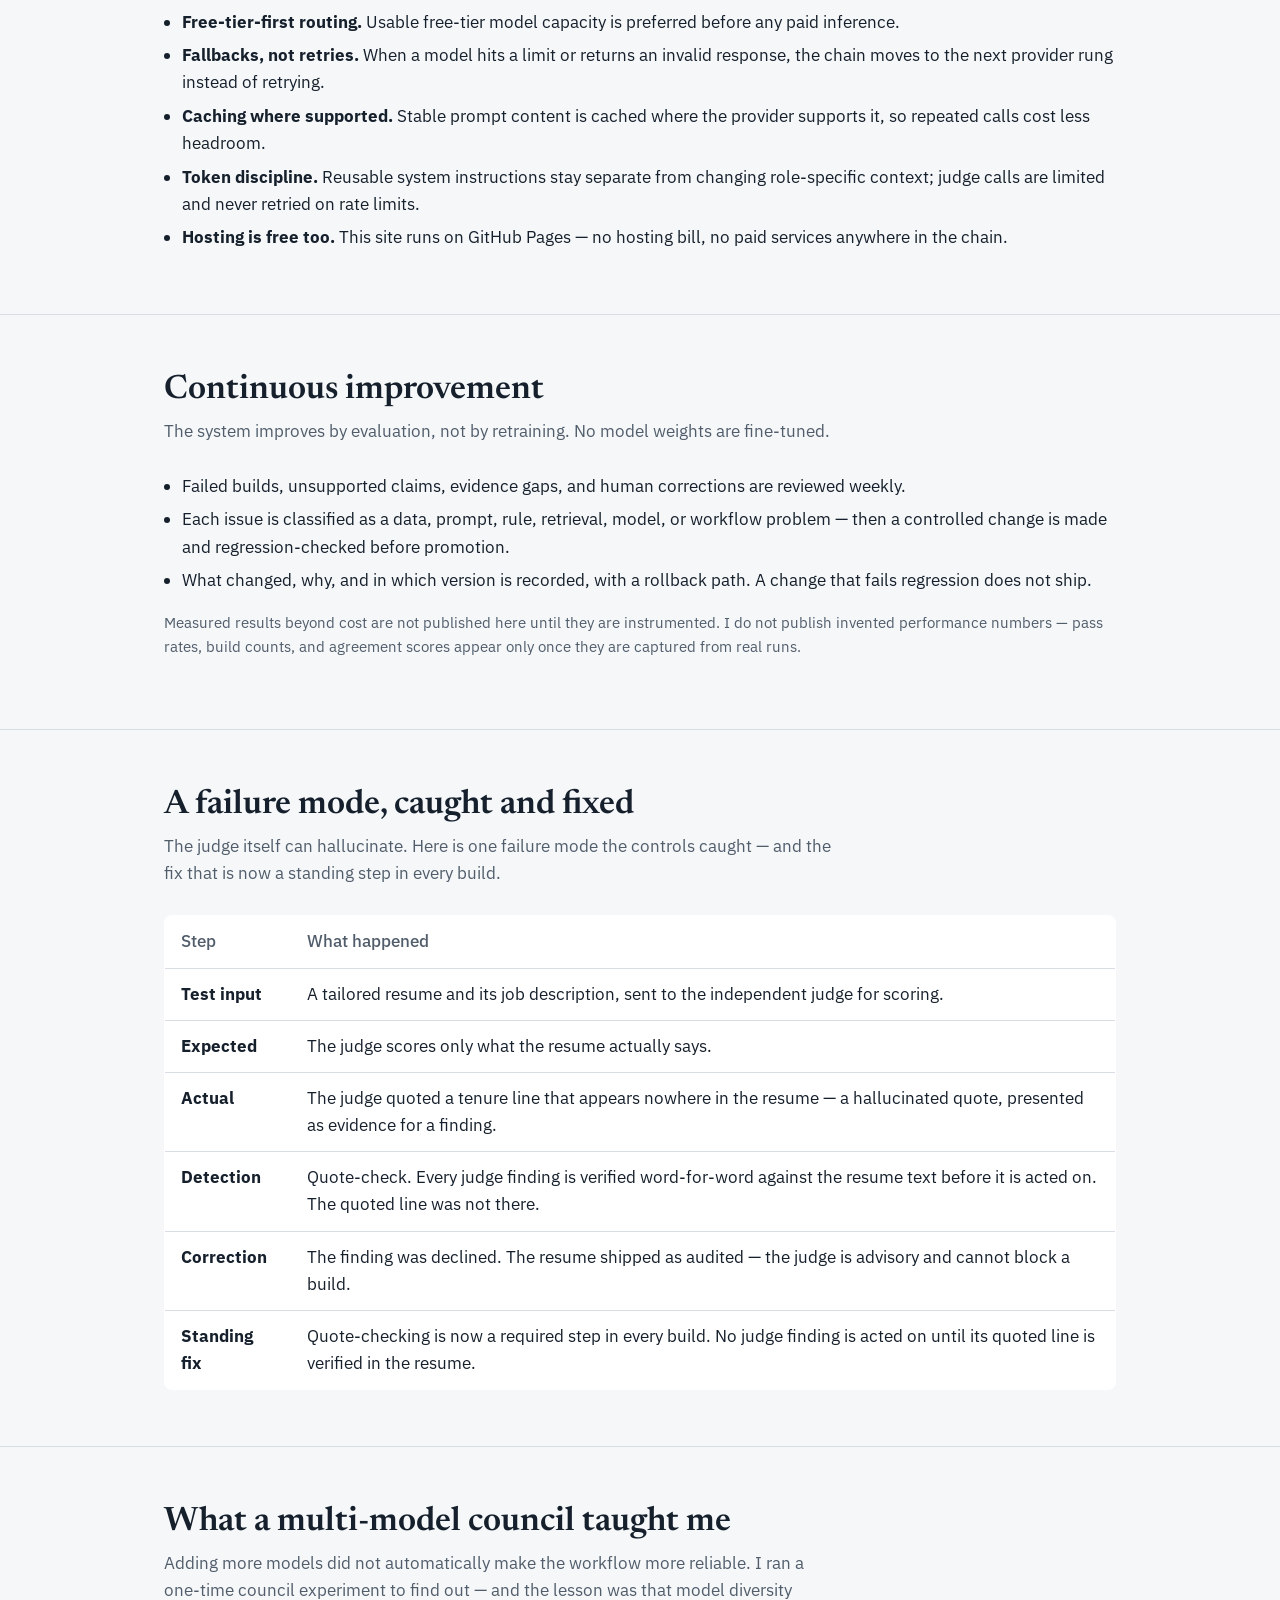
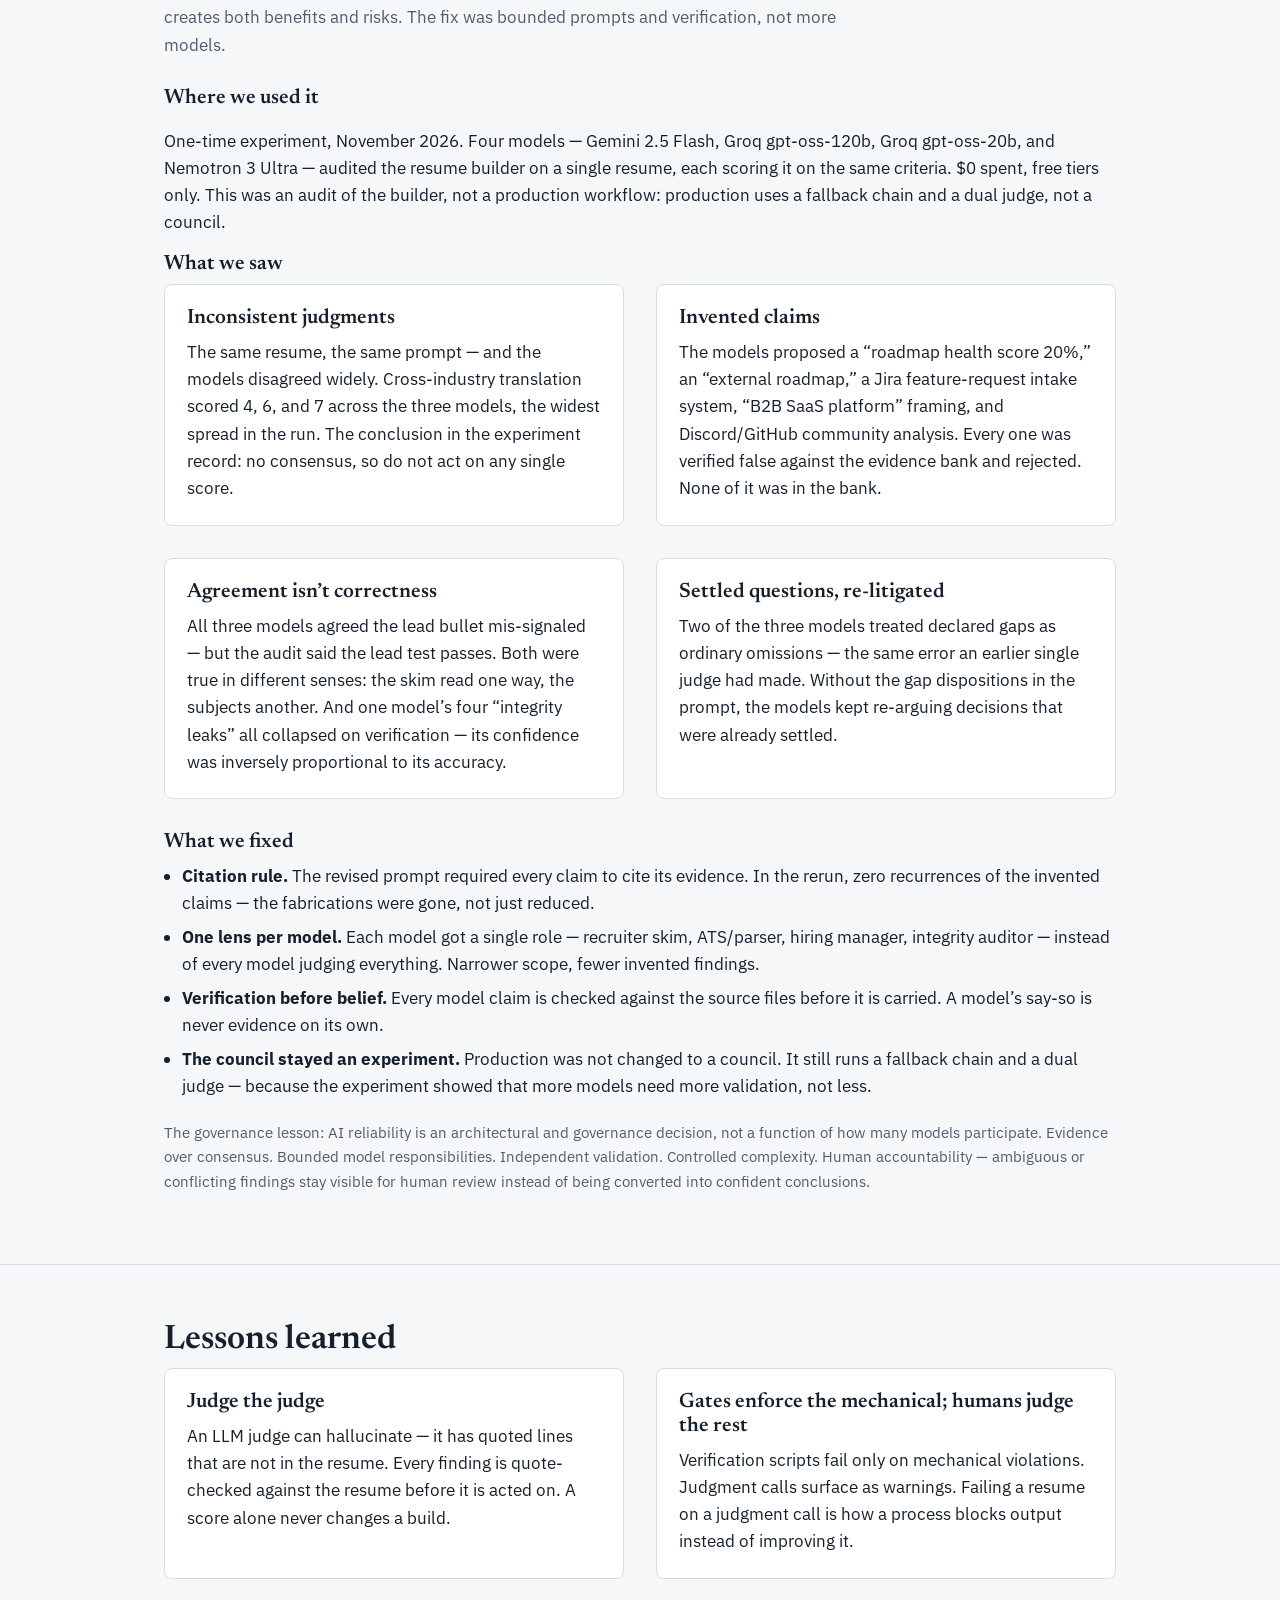
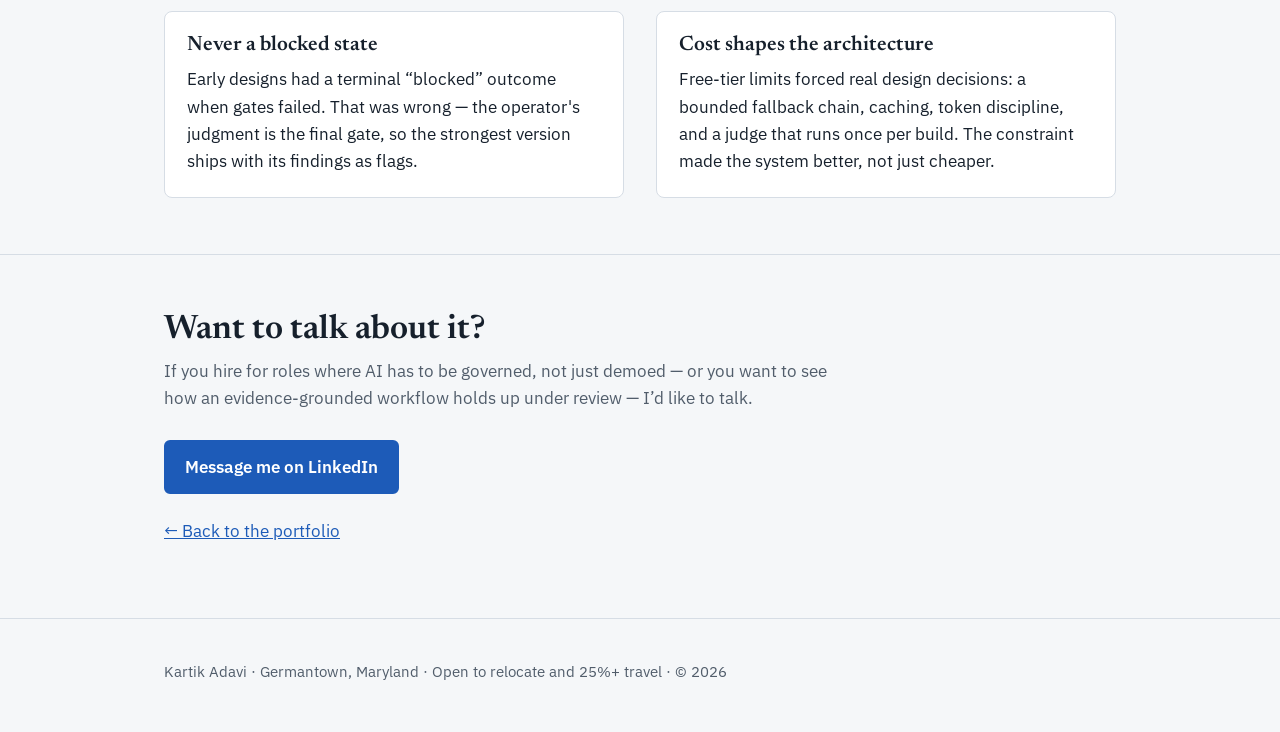
<file: project.html>
<!DOCTYPE html>
<html lang="en">
<head>
<meta charset="utf-8">
<meta name="viewport" content="width=device-width, initial-scale=1">
<title>Evidence-Driven AI Workflow &amp; Governance Platform | Kartik Adavi</title>
<meta name="description" content="How I designed and directed an evidence-grounded AI workflow that discovers roles, maps requirements to verified career evidence, and generates tailored resumes — with an independent LLM judge, governance controls, and $0 spend to date on free tiers.">
<meta property="og:title" content="Evidence-Driven AI Workflow &amp; Governance Platform | Kartik Adavi">
<meta property="og:description" content="Evidence-grounded generation, an independent LLM judge, hard quality gates, and human approval — built free-tier-first, $0 spend to date.">
<meta property="og:type" content="website">
<meta property="og:url" content="https://kartikadavi.github.io/project.html">
<meta name="theme-color" content="#f5f7f9">
<link rel="canonical" href="https://kartikadavi.github.io/project.html">
<link rel="preconnect" href="https://fonts.googleapis.com">
<link rel="preconnect" href="https://fonts.gstatic.com" crossorigin>
<link href="https://fonts.googleapis.com/css2?family=IBM+Plex+Sans:wght@400;500;600&family=Newsreader:opsz,wght@6..72,500;6..72,600&display=swap" rel="stylesheet">
<style>
:root{--bg:#f5f7f9;--surface:#fff;--ink:#16202c;--muted:#515d6b;--line:#d6dde5;--accent:#1d5bb8;--accent-ink:#fff;--soft:#e8eff9;--win:#0d6b4f;
--serif:"Newsreader",Georgia,"Times New Roman",serif;--sans:"IBM Plex Sans",system-ui,-apple-system,"Segoe UI",Roboto,sans-serif}
:root:not([data-theme="light"]){color-scheme:light}
@media (prefers-color-scheme:dark){:root:not([data-theme="light"]){--bg:#10161d;--surface:#18212b;--ink:#e8edf2;--muted:#a3afbc;--line:#2c3947;--accent:#7aa8ee;--accent-ink:#0b1420;--soft:#1c2a3d;--win:#59c9a0;color-scheme:dark}}
:root[data-theme="dark"]{--bg:#10161d;--surface:#18212b;--ink:#e8edf2;--muted:#a3afbc;--line:#2c3947;--accent:#7aa8ee;--accent-ink:#0b1420;--soft:#1c2a3d;--win:#59c9a0;color-scheme:dark}
*{box-sizing:border-box}
html{scroll-behavior:smooth}
@media (prefers-reduced-motion:reduce){html{scroll-behavior:auto}}
body{margin:0;background:var(--bg);color:var(--ink);font:400 1.0625rem/1.6 var(--sans);-webkit-font-smoothing:antialiased}
a{color:var(--accent)}
a:focus-visible{outline:3px solid var(--accent);outline-offset:2px;border-radius:3px}
.skip{position:absolute;left:-999px;top:0;background:var(--accent);color:var(--accent-ink);padding:.6rem 1rem;z-index:10}
.skip:focus{left:0}
.wrap{max-width:62rem;margin:0 auto;padding:0 1.25rem}
header.top{border-bottom:1px solid var(--line)}
header.top .wrap{display:flex;gap:1rem;align-items:center;justify-content:space-between;flex-wrap:wrap;padding-top:.9rem;padding-bottom:.9rem}
.brand{font:600 1.05rem var(--sans);color:var(--ink);text-decoration:none}
nav ul{display:flex;gap:1.25rem;list-style:none;margin:0;padding:0;flex-wrap:wrap}
nav a{color:var(--muted);text-decoration:none;font-size:.95rem}
nav a:hover{color:var(--ink);text-decoration:underline}
h1,h2,h3{font-family:var(--serif);font-weight:600;line-height:1.15;margin:0}
h1{font-size:clamp(2rem,5.5vw,3.2rem);letter-spacing:-.01em;max-width:22ch}
h2{font-size:clamp(1.6rem,3.5vw,2.1rem);margin-bottom:.5rem}
h3{font-size:1.3rem;margin-bottom:.4rem}
section{padding:3.5rem 0;border-top:1px solid var(--line)}
.lede{font-size:1.2rem;max-width:42rem;color:var(--ink);margin:1.25rem 0 0}
.sub{color:var(--muted);max-width:42rem;margin:0 0 1.75rem}
.hero{padding:3.5rem 0 3rem}
.pill{display:inline-block;font:600 .9rem var(--sans);color:var(--win);background:var(--soft);border:1px solid var(--line);border-radius:999px;padding:.3rem .8rem;margin-bottom:1rem}
.cols{display:grid;gap:2rem}
@media (min-width:46rem){.cols{grid-template-columns:1fr 1fr}}
.list{padding-left:1.1rem;margin:.5rem 0 0}
.list li{margin:.4rem 0}
.card{background:var(--surface);border:1px solid var(--line);border-radius:8px;padding:1.4rem}
.card h3{margin-bottom:.5rem}
.card p{margin:.4rem 0 0}
.diagram{background:var(--surface);border:1px solid var(--line);border-radius:8px;padding:1.25rem;overflow-x:auto}
.diagram svg{display:block;min-width:34rem;width:100%;height:auto}
.stage rect{fill:var(--surface);stroke:var(--accent);stroke-width:1.5;rx:8}
.stage text{fill:var(--ink);font-family:var(--sans)}
.stage .t{font-size:15px;font-weight:600}
.stage .s{font-size:12.5px;fill:var(--muted)}
.cross rect{fill:var(--soft);stroke:var(--accent);stroke-width:1.5;rx:8}
.cross text{fill:var(--ink);font-family:var(--sans)}
.cross .t{font-size:14px;font-weight:600}
.cross .s{font-size:12px;fill:var(--muted)}
.arrow{stroke:var(--muted);stroke-width:2;fill:none}
.dash{stroke:var(--muted);stroke-width:1.5;stroke-dasharray:5 4;fill:none}
.dlabel{font-size:11.5px;fill:var(--muted);font-family:var(--sans);font-style:italic}
.note{font-size:.95rem;color:var(--muted)}
footer{padding:2.5rem 0 3rem;border-top:1px solid var(--line);color:var(--muted);font-size:.95rem}
@media print{nav{display:none}body{background:#fff}section{padding:1.5rem 0}}
</style>
</head>
<body>
<a class="skip" href="#main">Skip to content</a>
<header class="top"><div class="wrap">
<a class="brand" href="index.html">Kartik Adavi</a>
<nav aria-label="Primary"><ul>
<li><a href="index.html#results">Results</a></li>
<li><a href="index.html#ai">AI governance</a></li>
<li><a href="index.html#experience">Experience</a></li>
<li><a href="#how">How it works</a></li>
<li><a href="index.html#contact">Contact</a></li>
</ul></nav>
</div></header>

<main id="main">
<section class="hero" id="top" style="border-top:0"><div class="wrap">
<span class="pill">$0 spend to date · free-tier-first</span>
<h1>Evidence-Driven AI Workflow &amp; Governance Platform</h1>
<p class="lede">I designed and directed an AI-assisted workflow that discovers relevant roles, evaluates fit, maps job requirements to verified career evidence, and generates tailored resumes. Rather than trusting a model to produce a polished answer, the system verifies source information, validates generated claims, and uses an independent LLM judge for advisory quality assessment.</p>
<p class="sub" style="margin-top:1rem">Applied AI engineering · LLM evaluation · AI governance · Workflow orchestration · Cost optimization · Human-in-the-loop controls · Continuous improvement.</p>
</div></section>

<section id="problem"><div class="wrap">
<h2>The problem</h2>
<p class="sub">Job search and resume tailoring involve the same repetitive work, role after role: discover openings, evaluate fit, map requirements to what you can actually prove, customize the resume, and check the result. Done by hand, the quality checks are the first thing to slip — and a polished resume with an unsupported claim is worse than no resume at all.</p>
<div class="cols">
<div class="card"><h3>What usually breaks</h3><p>Generative tools write confident, fluent resumes. Fluency is not evidence. Without a check that ties every number back to a source record, the output drifts — invented metrics, overstated scope, tools never used.</p></div>
<div class="card"><h3>What this system does instead</h3><p>It treats the resume as a governed artifact: evidence first, generation second, and an independent judge that never sees the evidence bank — so it can only score what the resume itself proves.</p></div>
</div>
</div></section>

<section id="how"><div class="wrap">
<h2>How it works</h2>
<p class="sub">Five stages, one role at a time. Two controls run across every stage: governance (traceability, groundedness, human oversight, version control) and cost engineering (free-tier-first routing, caching, token discipline, fallbacks).</p>
<div class="diagram" role="img" aria-label="Five-stage workflow: Job Intelligence, Fit and Evidence, Grounded Generation, AI Quality Assurance, Delivery and Learning. AI Governance controls every stage; Cost Engineering optimizes model calls.">
<svg viewBox="0 0 760 620" xmlns="http://www.w3.org/2000/svg">
<!-- Stage 1 -->
<g class="stage"><rect x="130" y="16" width="500" height="66" rx="8"></rect><text class="t" x="150" y="43">1 · Job Intelligence</text><text class="s" x="150" y="66">Discover roles · verify the source and the posting</text></g>
<!-- Arrow 1-2 -->
<path class="arrow" d="M380 82 L380 104"></path><path d="M374 100 L380 110 L386 100 Z" fill="var(--muted)"></path>
<!-- Stage 2 -->
<g class="stage"><rect x="130" y="110" width="500" height="66" rx="8"></rect><text class="t" x="150" y="137">2 · Fit &amp; Evidence</text><text class="s" x="150" y="160">Assess requirements · map strengths and gaps</text></g>
<!-- Arrow 2-3 -->
<path class="arrow" d="M380 176 L380 198"></path><path d="M374 194 L380 204 L386 194 Z" fill="var(--muted)"></path>
<!-- Stage 3 -->
<g class="stage"><rect x="130" y="204" width="500" height="66" rx="8"></rect><text class="t" x="150" y="231">3 · Grounded Generation</text><text class="s" x="150" y="254">Build the role-specific resume · verified experience only</text></g>
<!-- Arrow 3-4 -->
<path class="arrow" d="M380 270 L380 292"></path><path d="M374 288 L380 298 L386 288 Z" fill="var(--muted)"></path>
<!-- Stage 4 -->
<g class="stage"><rect x="130" y="298" width="500" height="66" rx="8"></rect><text class="t" x="150" y="325">4 · AI Quality Assurance</text><text class="s" x="150" y="348">Rule-based checks · independent LLM judge</text></g>
<!-- Arrow 4-5 -->
<path class="arrow" d="M380 364 L380 386"></path><path d="M374 382 L380 392 L386 382 Z" fill="var(--muted)"></path>
<!-- Stage 5 -->
<g class="stage"><rect x="130" y="392" width="500" height="66" rx="8"></rect><text class="t" x="150" y="419">5 · Delivery &amp; Learning</text><text class="s" x="150" y="442">Export and track · review gaps weekly</text></g>
<!-- Governance box -->
<g class="cross"><rect x="30" y="500" width="330" height="76" rx="8"></rect><text class="t" x="50" y="528">AI Governance</text><text class="s" x="50" y="550">Traceability · groundedness</text><text class="s" x="50" y="568">Human oversight · version control</text></g>
<!-- Cost box -->
<g class="cross"><rect x="400" y="500" width="330" height="76" rx="8"></rect><text class="t" x="420" y="528">Cost Engineering</text><text class="s" x="420" y="550">Free-tier-first routing · caching</text><text class="s" x="420" y="568">Token discipline · fallbacks</text></g>
<!-- Dashed connectors -->
<path class="dash" d="M195 500 L195 470 L130 470"></path>
<path class="dash" d="M565 500 L565 470 L630 470"></path>
<text class="dlabel" x="200" y="488">controls every stage</text>
<text class="dlabel" x="430" y="488">optimizes model calls</text>
</svg>
</div>
<p class="note" style="margin-top:1rem">The diagram is the portfolio-facing view: a recruiter or hiring manager should understand the system in under a minute. The operational version adds intake gates, fix rounds, and the judge fallback chain — the controls below describe those.</p>
</div></section>

<section id="stages"><div class="wrap">
<h2>What each stage does</h2>
<div class="cols">
<div class="card"><h3>1 · Job Intelligence</h3><p>Roles are discovered from career sites and feeds, then the posting itself is verified against the official source — title, live status, date, sponsorship, and location — before any work starts. A build never begins on an unverified posting.</p></div>
<div class="card"><h3>2 · Fit &amp; Evidence</h3><p>Each requirement is mapped to the evidence bank as Direct, Transferable, or Gap. Direct evidence leads; transferable evidence is framed honestly, translating the mechanism without implying processes never used; gaps stay visible, never keyword-papered.</p></div>
<div class="card"><h3>3 · Grounded Generation</h3><p>The resume is drafted from the evidence map, with direct relevance first and one primary metric per bullet. Every claim must trace to a source record — an unbanked claim is flagged and rewritten to the strongest defensible version.</p></div>
<div class="card"><h3>4 · AI Quality Assurance</h3><p>Deterministic checks come first: grounding (every number traced), mechanical gates (unsupported numbers, banned formats, weak openers, tense, owned tools), and a 13-point audit. Then an independent LLM judge scores fit, relevance, clarity, ATS alignment, groundedness, and risk — advisory only, never a blocker.</p></div>
<div class="card"><h3>5 · Delivery &amp; Learning</h3><p>The audited resume is exported, synced, and tracked. Gaps, flags, audit findings, and judge results are reviewed weekly; recurring issues are classified and fixed through controlled changes with regression checks before they are promoted.</p></div>
<div class="card"><h3>The ship rule</h3><p>A failed gate goes to a fix round — at most two. After two rounds, the strongest version ships with its findings recorded as flags. There is no blocked, no-output terminal state. Human judgment is the final gate: nothing is submitted without my review and my click.</p></div>
</div>
</div></section>

<section id="models"><div class="wrap">
<h2>Models used, in general</h2>
<p class="sub">The chain is free-tier-first by design. Cost was a constraint from the start, not an afterthought — so the architecture routes to usable free-tier capacity before any paid inference, and falls back when a model hits a limit or returns an invalid response.</p>
<div class="cols">
<div class="card"><h3>Primary judge · Gemini 2.5 Flash (free tier)</h3><p>The independent judge. It scores the audited resume against the job description on a fixed rubric. It never sees the evidence bank or the build notes — it can only score what the resume itself proves. A different model family from the builder, so the judgment is independent of generation.</p></div>
<div class="card"><h3>Fallback rungs · Groq, gpt-oss-120b / gpt-oss-20b (free tier)</h3><p>If the primary judge errors, rate-limits, or returns an invalid response, the chain falls to Groq's open-weight models — 120b first, then 20b. Groq never retries a rate limit; the chain moves to the next rung, never loops. There is no OpenAI API anywhere in this chain.</p></div>
</div>
<p class="note" style="margin-top:1.25rem">Model availability, free-tier terms, and rate limits are provider-controlled and can change. The models above are the currently configured chain. No credentials, API keys, or endpoints are exposed on this page — or anywhere on this site.</p>
</div></section>

<section id="governance"><div class="wrap">
<h2>Governance controls</h2>
<div class="cols">
<div class="card"><h3>Fabricated claims → evidence bank</h3><p>Every number and claim traces to a source record. The grounding audit checks them all; unsupported claims are flagged, not shipped silently.</p></div>
<div class="card"><h3>Wrong job info → official-source verification</h3><p>The intake gate verifies the posting is live on the official source before a build starts. Mirrors and aggregators do not count.</p></div>
<div class="card"><h3>Inconsistent judgments → stable rubric</h3><p>The judge uses a byte-identical system rubric, versioned with the prompt. The role-specific context changes; the standard does not.</p></div>
<div class="card"><h3>Outage or quota → bounded fallback chain</h3><p>If the judge is unavailable, the audited resume ships and the skip is recorded. The judge is advisory — its absence never blocks a build, and its verdict never overrides the audit.</p></div>
<div class="card"><h3>Silent regression → fixed regression set</h3><p>Changes are tested against a fixed benchmark of conflict cases and end-to-end builds before promotion. A change that fails regression does not ship.</p></div>
<div class="card"><h3>Automation overreach → human final gate</h3><p>The system prepares; I decide. No application is submitted without my review and my click, and a declined recommendation stays declined.</p></div>
</div>
</div></section>

<section id="cost"><div class="wrap">
<h2>Cost engineering — $0 to date</h2>
<p class="sub">$0 total spend to date is a measured historical fact, not a promise. Free-tier terms are provider-controlled, so this is described as free-tier-first — not guaranteed zero-cost forever.</p>
<ul class="list">
<li><strong>Free-tier-first routing.</strong> Usable free-tier model capacity is preferred before any paid inference.</li>
<li><strong>Fallbacks, not retries.</strong> When a model hits a limit or returns an invalid response, the chain moves to the next provider rung instead of retrying.</li>
<li><strong>Caching where supported.</strong> Stable prompt content is cached where the provider supports it, so repeated calls cost less headroom.</li>
<li><strong>Token discipline.</strong> Reusable system instructions stay separate from changing role-specific context; judge calls are limited and never retried on rate limits.</li>
<li><strong>Hosting is free too.</strong> This site runs on GitHub Pages — no hosting bill, no paid services anywhere in the chain.</li>
</ul>
</div></section>

<section id="improvement"><div class="wrap">
<h2>Continuous improvement</h2>
<p class="sub">The system improves by evaluation, not by retraining. No model weights are fine-tuned.</p>
<ul class="list">
<li>Failed builds, unsupported claims, evidence gaps, and human corrections are reviewed weekly.</li>
<li>Each issue is classified as a data, prompt, rule, retrieval, model, or workflow problem — then a controlled change is made and regression-checked before promotion.</li>
<li>What changed, why, and in which version is recorded, with a rollback path. A change that fails regression does not ship.</li>
</ul>
<p class="note">Measured results beyond cost are not published here until they are instrumented. I do not publish invented performance numbers — pass rates, build counts, and agreement scores appear only once they are captured from real runs.</p>
</div></section>

<section id="failure"><div class="wrap">
<h2>A failure mode, caught and fixed</h2>
<p class="sub">The judge itself can hallucinate. Here is one failure mode the controls caught — and the fix that is now a standing step in every build.</p>
<div class="tablewrap" style="overflow-x:auto"><table class="ledger" style="width:100%;border-collapse:collapse;background:var(--surface);border:1px solid var(--line);border-radius:8px;overflow:hidden">
<thead><tr><th scope="col" style="text-align:left;padding:.75rem 1rem;border-bottom:1px solid var(--line);font-weight:500;color:var(--muted)">Step</th><th scope="col" style="text-align:left;padding:.75rem 1rem;border-bottom:1px solid var(--line);font-weight:500;color:var(--muted)">What happened</th></tr></thead>
<tbody>
<tr><th scope="row" style="text-align:left;padding:.75rem 1rem;border-bottom:1px solid var(--line);vertical-align:top">Test input</th><td style="padding:.75rem 1rem;border-bottom:1px solid var(--line);vertical-align:top">A tailored resume and its job description, sent to the independent judge for scoring.</td></tr>
<tr><th scope="row" style="text-align:left;padding:.75rem 1rem;border-bottom:1px solid var(--line);vertical-align:top">Expected</th><td style="padding:.75rem 1rem;border-bottom:1px solid var(--line);vertical-align:top">The judge scores only what the resume actually says.</td></tr>
<tr><th scope="row" style="text-align:left;padding:.75rem 1rem;border-bottom:1px solid var(--line);vertical-align:top">Actual</th><td style="padding:.75rem 1rem;border-bottom:1px solid var(--line);vertical-align:top">The judge quoted a tenure line that appears nowhere in the resume — a hallucinated quote, presented as evidence for a finding.</td></tr>
<tr><th scope="row" style="text-align:left;padding:.75rem 1rem;border-bottom:1px solid var(--line);vertical-align:top">Detection</th><td style="padding:.75rem 1rem;border-bottom:1px solid var(--line);vertical-align:top">Quote-check. Every judge finding is verified word-for-word against the resume text before it is acted on. The quoted line was not there.</td></tr>
<tr><th scope="row" style="text-align:left;padding:.75rem 1rem;border-bottom:1px solid var(--line);vertical-align:top">Correction</th><td style="padding:.75rem 1rem;border-bottom:1px solid var(--line);vertical-align:top">The finding was declined. The resume shipped as audited — the judge is advisory and cannot block a build.</td></tr>
<tr><th scope="row" style="text-align:left;padding:.75rem 1rem;border-bottom:0;vertical-align:top">Standing fix</th><td style="padding:.75rem 1rem;border-bottom:0;vertical-align:top">Quote-checking is now a required step in every build. No judge finding is acted on until its quoted line is verified in the resume.</td></tr>
</tbody></table></div>
</div></section>

<section id="council"><div class="wrap">
<h2>What a multi-model council taught me</h2>
<p class="sub">Adding more models did not automatically make the workflow more reliable. I ran a one-time council experiment to find out — and the lesson was that model diversity creates both benefits and risks. The fix was bounded prompts and verification, not more models.</p>

<h3>Where we used it</h3>
<p>One-time experiment, November 2026. Four models — Gemini 2.5 Flash, Groq gpt-oss-120b, Groq gpt-oss-20b, and Nemotron 3 Ultra — audited the resume builder on a single resume, each scoring it on the same criteria. $0 spent, free tiers only. This was an audit of the builder, not a production workflow: production uses a fallback chain and a dual judge, not a council.</p>

<h3>What we saw</h3>
<div class="cols">
<div class="card"><h3>Inconsistent judgments</h3><p>The same resume, the same prompt — and the models disagreed widely. Cross-industry translation scored 4, 6, and 7 across the three models, the widest spread in the run. The conclusion in the experiment record: no consensus, so do not act on any single score.</p></div>
<div class="card"><h3>Invented claims</h3><p>The models proposed a “roadmap health score 20%,” an “external roadmap,” a Jira feature-request intake system, “B2B SaaS platform” framing, and Discord/GitHub community analysis. Every one was verified false against the evidence bank and rejected. None of it was in the bank.</p></div>
<div class="card"><h3>Agreement isn’t correctness</h3><p>All three models agreed the lead bullet mis-signaled — but the audit said the lead test passes. Both were true in different senses: the skim read one way, the subjects another. And one model’s four “integrity leaks” all collapsed on verification — its confidence was inversely proportional to its accuracy.</p></div>
<div class="card"><h3>Settled questions, re-litigated</h3><p>Two of the three models treated declared gaps as ordinary omissions — the same error an earlier single judge had made. Without the gap dispositions in the prompt, the models kept re-arguing decisions that were already settled.</p></div>
</div>

<h3 style="margin-top:2rem">What we fixed</h3>
<ul class="list">
<li><strong>Citation rule.</strong> The revised prompt required every claim to cite its evidence. In the rerun, zero recurrences of the invented claims — the fabrications were gone, not just reduced.</li>
<li><strong>One lens per model.</strong> Each model got a single role — recruiter skim, ATS/parser, hiring manager, integrity auditor — instead of every model judging everything. Narrower scope, fewer invented findings.</li>
<li><strong>Verification before belief.</strong> Every model claim is checked against the source files before it is carried. A model’s say-so is never evidence on its own.</li>
<li><strong>The council stayed an experiment.</strong> Production was not changed to a council. It still runs a fallback chain and a dual judge — because the experiment showed that more models need more validation, not less.</li>
</ul>
<p class="note" style="margin-top:1.25rem">The governance lesson: AI reliability is an architectural and governance decision, not a function of how many models participate. Evidence over consensus. Bounded model responsibilities. Independent validation. Controlled complexity. Human accountability — ambiguous or conflicting findings stay visible for human review instead of being converted into confident conclusions.</p>
</div></section>

<section id="lessons"><div class="wrap">
<h2>Lessons learned</h2>
<div class="cols">
<div class="card"><h3>Judge the judge</h3><p>An LLM judge can hallucinate — it has quoted lines that are not in the resume. Every finding is quote-checked against the resume before it is acted on. A score alone never changes a build.</p></div>
<div class="card"><h3>Gates enforce the mechanical; humans judge the rest</h3><p>Verification scripts fail only on mechanical violations. Judgment calls surface as warnings. Failing a resume on a judgment call is how a process blocks output instead of improving it.</p></div>
<div class="card"><h3>Never a blocked state</h3><p>Early designs had a terminal “blocked” outcome when gates failed. That was wrong — the operator's judgment is the final gate, so the strongest version ships with its findings as flags.</p></div>
<div class="card"><h3>Cost shapes the architecture</h3><p>Free-tier limits forced real design decisions: a bounded fallback chain, caching, token discipline, and a judge that runs once per build. The constraint made the system better, not just cheaper.</p></div>
</div>
</div></section>

<section id="contact"><div class="wrap">
<h2>Want to talk about it?</h2>
<p class="sub">If you hire for roles where AI has to be governed, not just demoed — or you want to see how an evidence-grounded workflow holds up under review — I’d like to talk.</p>
<div class="cta" style="margin-top:0"><a class="btn primary" href="https://www.linkedin.com/in/kartikadavi" rel="noopener" style="display:inline-block;padding:.7rem 1.2rem;border-radius:6px;font-weight:600;text-decoration:none;border:2px solid var(--accent);background:var(--accent);color:var(--accent-ink)">Message me on LinkedIn</a></div>
<p style="margin-top:1.5rem"><a href="index.html">← Back to the portfolio</a></p>
</div></section>
</main>

<footer><div class="wrap">Kartik Adavi · Germantown, Maryland · Open to relocate and 25%+ travel · © 2026</div></footer>
</body>
</html>
</file>
